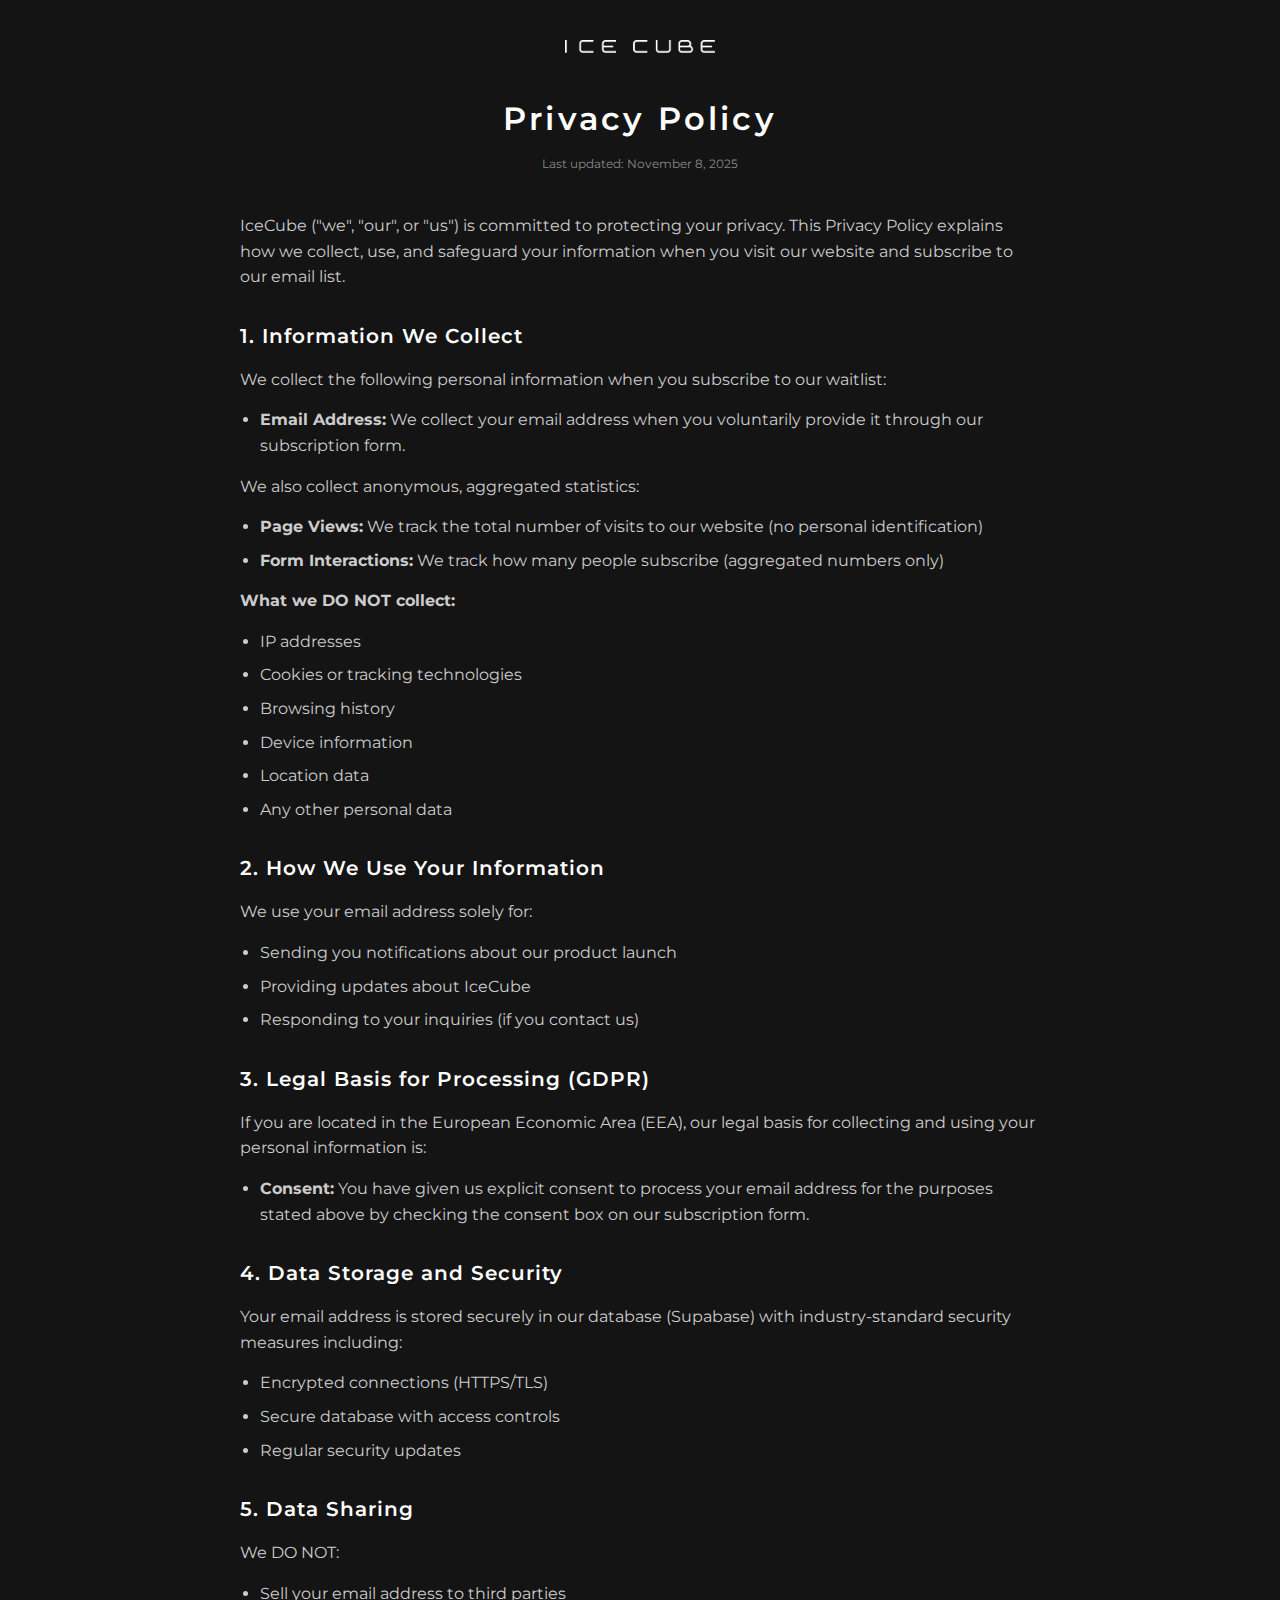
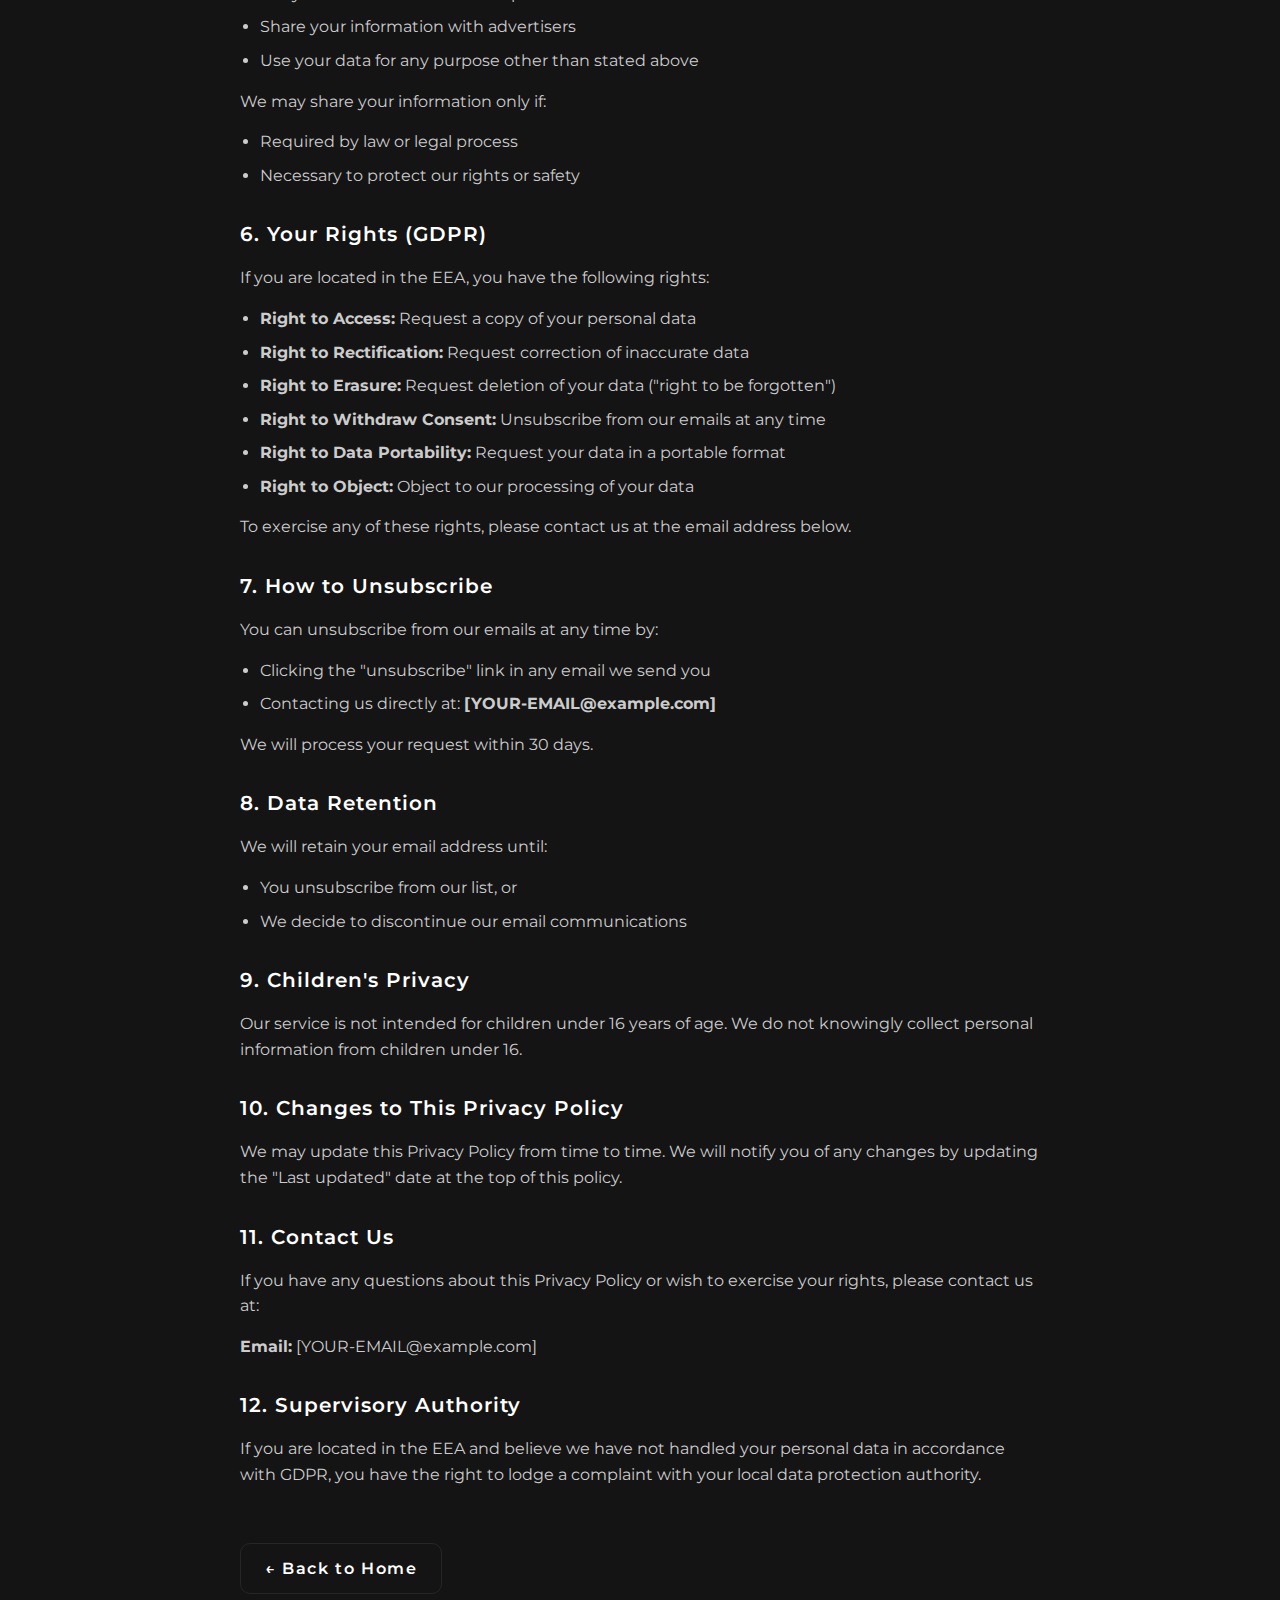
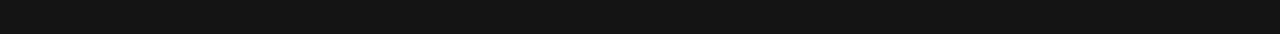
<file: privacy.html>
<!DOCTYPE html>
<html lang="en">
<head>
    <meta charset="UTF-8">
    <meta name="viewport" content="width=device-width, initial-scale=1.0">
    <title>Privacy Policy - IceCube</title>

    <!-- Favicons -->
    <link rel="icon" type="image/png" href="favicon/favicon-96x96.png" sizes="96x96" />
    <link rel="icon" type="image/svg+xml" href="favicon/favicon.svg" />
    <link rel="shortcut icon" href="favicon/favicon.ico" />
    <link rel="apple-touch-icon" sizes="180x180" href="favicon/apple-touch-icon.png" />
    <link rel="manifest" href="favicon/site.webmanifest" />

    <!-- Google Fonts -->
    <link rel="preconnect" href="https://fonts.googleapis.com">
    <link rel="preconnect" href="https://fonts.gstatic.com" crossorigin>
    <link href="https://fonts.googleapis.com/css2?family=Montserrat:wght@300;400;500;600;700;800&display=swap" rel="stylesheet">

    <style>
        * {
            margin: 0;
            padding: 0;
            box-sizing: border-box;
        }

        body {
            font-family: 'Montserrat', sans-serif;
            background-color: #141414;
            color: #ffffff;
            line-height: 1.6;
            padding: 40px 20px;
        }

        .container {
            max-width: 800px;
            margin: 0 auto;
        }

        .logo {
            width: 150px;
            margin: 0 auto 40px;
            display: block;
        }

        h1 {
            font-size: 32px;
            font-weight: 600;
            margin-bottom: 10px;
            text-align: center;
            letter-spacing: 0.1em;
        }

        .last-updated {
            text-align: center;
            color: #888;
            font-size: 12px;
            margin-bottom: 40px;
        }

        h2 {
            font-size: 20px;
            font-weight: 600;
            margin-top: 30px;
            margin-bottom: 15px;
            letter-spacing: 0.05em;
        }

        p {
            margin-bottom: 15px;
            color: #ccc;
        }

        ul {
            margin-left: 20px;
            margin-bottom: 15px;
            color: #ccc;
        }

        li {
            margin-bottom: 8px;
        }

        a {
            color: #fff;
            text-decoration: underline;
        }

        a:hover {
            color: #ccc;
        }

        .back-link {
            display: inline-block;
            margin-top: 40px;
            padding: 12px 24px;
            background: transparent;
            border: 1px solid #262626;
            border-radius: 10px;
            color: #fff;
            text-decoration: none;
            font-weight: 600;
            letter-spacing: 0.1em;
            transition: all 0.3s ease;
        }

        .back-link:hover {
            background-color: rgba(255, 255, 255, 0.05);
            border-color: #3d3d3d;
        }

        @media (max-width: 768px) {
            body {
                padding: 20px 15px;
            }

            h1 {
                font-size: 24px;
            }

            h2 {
                font-size: 18px;
            }

            .logo {
                width: 120px;
            }
        }
    </style>
</head>
<body>
    <div class="container">
        <a href="index.html">
            <img src="logo/logo_white_hor_1.webp" alt="IceCube" class="logo">
        </a>

        <h1>Privacy Policy</h1>
        <p class="last-updated">Last updated: November 8, 2025</p>

        <p>IceCube ("we", "our", or "us") is committed to protecting your privacy. This Privacy Policy explains how we collect, use, and safeguard your information when you visit our website and subscribe to our email list.</p>

        <h2>1. Information We Collect</h2>
        <p>We collect the following personal information when you subscribe to our waitlist:</p>
        <ul>
            <li><strong>Email Address:</strong> We collect your email address when you voluntarily provide it through our subscription form.</li>
        </ul>

        <p>We also collect anonymous, aggregated statistics:</p>
        <ul>
            <li><strong>Page Views:</strong> We track the total number of visits to our website (no personal identification)</li>
            <li><strong>Form Interactions:</strong> We track how many people subscribe (aggregated numbers only)</li>
        </ul>

        <p><strong>What we DO NOT collect:</strong></p>
        <ul>
            <li>IP addresses</li>
            <li>Cookies or tracking technologies</li>
            <li>Browsing history</li>
            <li>Device information</li>
            <li>Location data</li>
            <li>Any other personal data</li>
        </ul>

        <h2>2. How We Use Your Information</h2>
        <p>We use your email address solely for:</p>
        <ul>
            <li>Sending you notifications about our product launch</li>
            <li>Providing updates about IceCube</li>
            <li>Responding to your inquiries (if you contact us)</li>
        </ul>

        <h2>3. Legal Basis for Processing (GDPR)</h2>
        <p>If you are located in the European Economic Area (EEA), our legal basis for collecting and using your personal information is:</p>
        <ul>
            <li><strong>Consent:</strong> You have given us explicit consent to process your email address for the purposes stated above by checking the consent box on our subscription form.</li>
        </ul>

        <h2>4. Data Storage and Security</h2>
        <p>Your email address is stored securely in our database (Supabase) with industry-standard security measures including:</p>
        <ul>
            <li>Encrypted connections (HTTPS/TLS)</li>
            <li>Secure database with access controls</li>
            <li>Regular security updates</li>
        </ul>

        <h2>5. Data Sharing</h2>
        <p>We DO NOT:</p>
        <ul>
            <li>Sell your email address to third parties</li>
            <li>Share your information with advertisers</li>
            <li>Use your data for any purpose other than stated above</li>
        </ul>

        <p>We may share your information only if:</p>
        <ul>
            <li>Required by law or legal process</li>
            <li>Necessary to protect our rights or safety</li>
        </ul>

        <h2>6. Your Rights (GDPR)</h2>
        <p>If you are located in the EEA, you have the following rights:</p>
        <ul>
            <li><strong>Right to Access:</strong> Request a copy of your personal data</li>
            <li><strong>Right to Rectification:</strong> Request correction of inaccurate data</li>
            <li><strong>Right to Erasure:</strong> Request deletion of your data ("right to be forgotten")</li>
            <li><strong>Right to Withdraw Consent:</strong> Unsubscribe from our emails at any time</li>
            <li><strong>Right to Data Portability:</strong> Request your data in a portable format</li>
            <li><strong>Right to Object:</strong> Object to our processing of your data</li>
        </ul>

        <p>To exercise any of these rights, please contact us at the email address below.</p>

        <h2>7. How to Unsubscribe</h2>
        <p>You can unsubscribe from our emails at any time by:</p>
        <ul>
            <li>Clicking the "unsubscribe" link in any email we send you</li>
            <li>Contacting us directly at: <strong>[YOUR-EMAIL@example.com]</strong></li>
        </ul>

        <p>We will process your request within 30 days.</p>

        <h2>8. Data Retention</h2>
        <p>We will retain your email address until:</p>
        <ul>
            <li>You unsubscribe from our list, or</li>
            <li>We decide to discontinue our email communications</li>
        </ul>

        <h2>9. Children's Privacy</h2>
        <p>Our service is not intended for children under 16 years of age. We do not knowingly collect personal information from children under 16.</p>

        <h2>10. Changes to This Privacy Policy</h2>
        <p>We may update this Privacy Policy from time to time. We will notify you of any changes by updating the "Last updated" date at the top of this policy.</p>

        <h2>11. Contact Us</h2>
        <p>If you have any questions about this Privacy Policy or wish to exercise your rights, please contact us at:</p>
        <p><strong>Email:</strong> [YOUR-EMAIL@example.com]</p>

        <h2>12. Supervisory Authority</h2>
        <p>If you are located in the EEA and believe we have not handled your personal data in accordance with GDPR, you have the right to lodge a complaint with your local data protection authority.</p>

        <a href="index.html" class="back-link">← Back to Home</a>
    </div>
</body>
</html>
</file>
